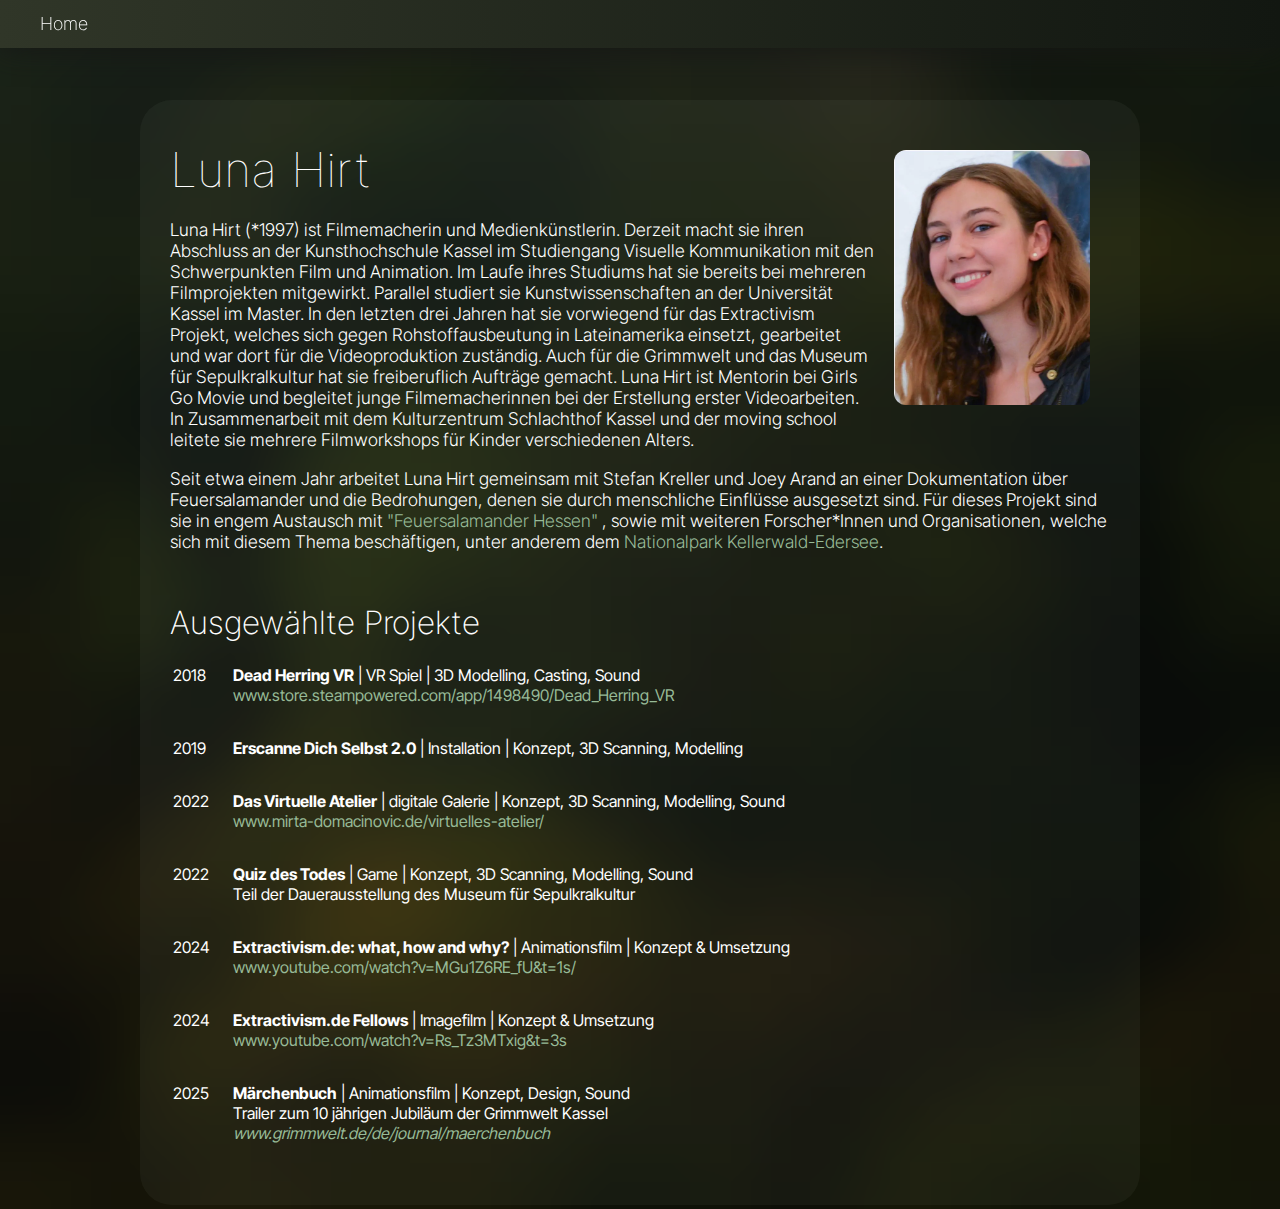
<file: luna_hirt.html>
<!doctype html>
<meta charset="utf8" />
<link rel="stylesheet" href="../style.css" />
<link rel="stylesheet" href="about.css" />
<html lang="de">
    <title>Luna Hirt</title>
    <link rel="icon" type="image/png" href="../content/fav.webp" />

    <div class="topbar">
        <a class="navbutton" href="../index.html">Home</a>
    </div>

    <body>
        <div class="content-bg">
            <img src="../content/bg.webp" class="bg" />
            <br />
            <br />
            <br />
            <div class="content">
                <div class="panel" id="vita">
                    <img src="../content/luna.webp" class="vita-img" />
                    <h2>Luna Hirt</h2>
                    <p>
                        Luna Hirt (*1997) ist Filmemacherin und
                        Medienkünstlerin. Derzeit macht sie ihren Abschluss an
                        der Kunsthochschule Kassel im Studiengang Visuelle
                        Kommunikation mit den Schwerpunkten Film und Animation.
                        Im Laufe ihres Studiums hat sie bereits bei mehreren
                        Filmprojekten mitgewirkt. Parallel studiert sie
                        Kunstwissenschaften an der Universität Kassel im Master.
                        In den letzten drei Jahren hat sie vorwiegend für das
                        Extractivism Projekt, welches sich gegen
                        Rohstoffausbeutung in Lateinamerika einsetzt, gearbeitet
                        und war dort für die Videoproduktion zuständig. Auch für
                        die Grimmwelt und das Museum für Sepulkralkultur hat sie
                        freiberuflich Aufträge gemacht. Luna Hirt ist Mentorin
                        bei Girls Go Movie und begleitet junge Filmemacherinnen
                        bei der Erstellung erster Videoarbeiten. In
                        Zusammenarbeit mit dem Kulturzentrum Schlachthof Kassel
                        und der moving school leitete sie mehrere Filmworkshops
                        für Kinder verschiedenen Alters.
                    </p>
                    <p>
                        Seit etwa einem Jahr arbeitet Luna Hirt gemeinsam mit
                        Stefan Kreller und Joey Arand an einer Dokumentation
                        über Feuersalamander und die Bedrohungen, denen sie
                        durch menschliche Einflüsse ausgesetzt sind. Für dieses
                        Projekt sind sie in engem Austausch mit
                        <a href="https://feuersalamander.info/"
                            >"Feuersalamander Hessen"</a
                        >
                        , sowie mit weiteren Forscher*Innen und Organisationen,
                        welche sich mit diesem Thema beschäftigen, unter anderem
                        dem
                        <a href="https://nationalpark-kellerwald-edersee.de/"
                            >Nationalpark Kellerwald-Edersee</a
                        >.
                    </p>
                    <br />
                    <h3>Ausgewählte Projekte</h3>
                    <br />
                    <table>
                        <tr>
                            <td class="table-year">2018</td>
                            <td>
                                <b>Dead Herring VR</b> | VR Spiel | 3D
                                Modelling, Casting, Sound<br />
                                <a
                                    href="www.store.steampowered.com/app/1498490/Dead_Herring_VR"
                                    >www.store.steampowered.com/app/1498490/Dead_Herring_VR</a
                                >
                            </td>
                        </tr>
                        <tr>
                            <td class="table-year">2019</td>
                            <td>
                                <b>Erscanne Dich Selbst 2.0</b> | Installation |
                                Konzept, 3D Scanning, Modelling
                            </td>
                        </tr>
                        <tr>
                            <td class="table-year">2022</td>
                            <td>
                                <b>Das Virtuelle Atelier</b> | digitale Galerie
                                | Konzept, 3D Scanning, Modelling, Sound<br />
                                <a
                                    href="https://www.mirta-domacinovic.de/virtuelles-atelier/"
                                    >www.mirta-domacinovic.de/virtuelles-atelier/</a
                                >
                            </td>
                        </tr>
                        <tr>
                            <td class="table-year">2022</td>
                            <td>
                                <b>Quiz des Todes</b> | Game | Konzept, 3D
                                Scanning, Modelling, Sound<br />
                                Teil der Dauerausstellung des Museum für
                                Sepulkralkultur
                            </td>
                        </tr>
                        <tr>
                            <td class="table-year">2024</td>
                            <td>
                                <b>Extractivism.de: what, how and why?</b> |
                                Animationsfilm | Konzept & Umsetzung<br />
                                <a
                                    href="https://www.youtube.com/watch?v=MGu1Z6RE_fU&t=1s"
                                    >www.youtube.com/watch?v=MGu1Z6RE_fU&t=1s/</a
                                >
                            </td>
                        </tr>
                        <tr>
                            <td class="table-year">2024</td>
                            <td>
                                <b>Extractivism.de Fellows</b> | Imagefilm |
                                Konzept & Umsetzung
                                <br />
                                <a
                                    href="https://www.youtube.com/watch?v=Rs_Tz3MTxig&t=3s"
                                    >www.youtube.com/watch?v=Rs_Tz3MTxig&t=3s</a
                                >
                            </td>
                        </tr>
                        <tr>
                            <td class="table-year">2025</td>
                            <td>
                                <b>Märchenbuch</b> | Animationsfilm | Konzept,
                                Design, Sound<br />
                                Trailer zum 10 jährigen Jubiläum der Grimmwelt
                                Kassel
                                <br />
                                <a
                                    href="https://www.grimmwelt.de/de/journal/maerchenbuch"
                                    ><i
                                        >www.grimmwelt.de/de/journal/maerchenbuch</i
                                    ></a
                                >
                            </td>
                        </tr>
                    </table>
                </div>
            </div>
        </div>
    </body>
</html>
</file>
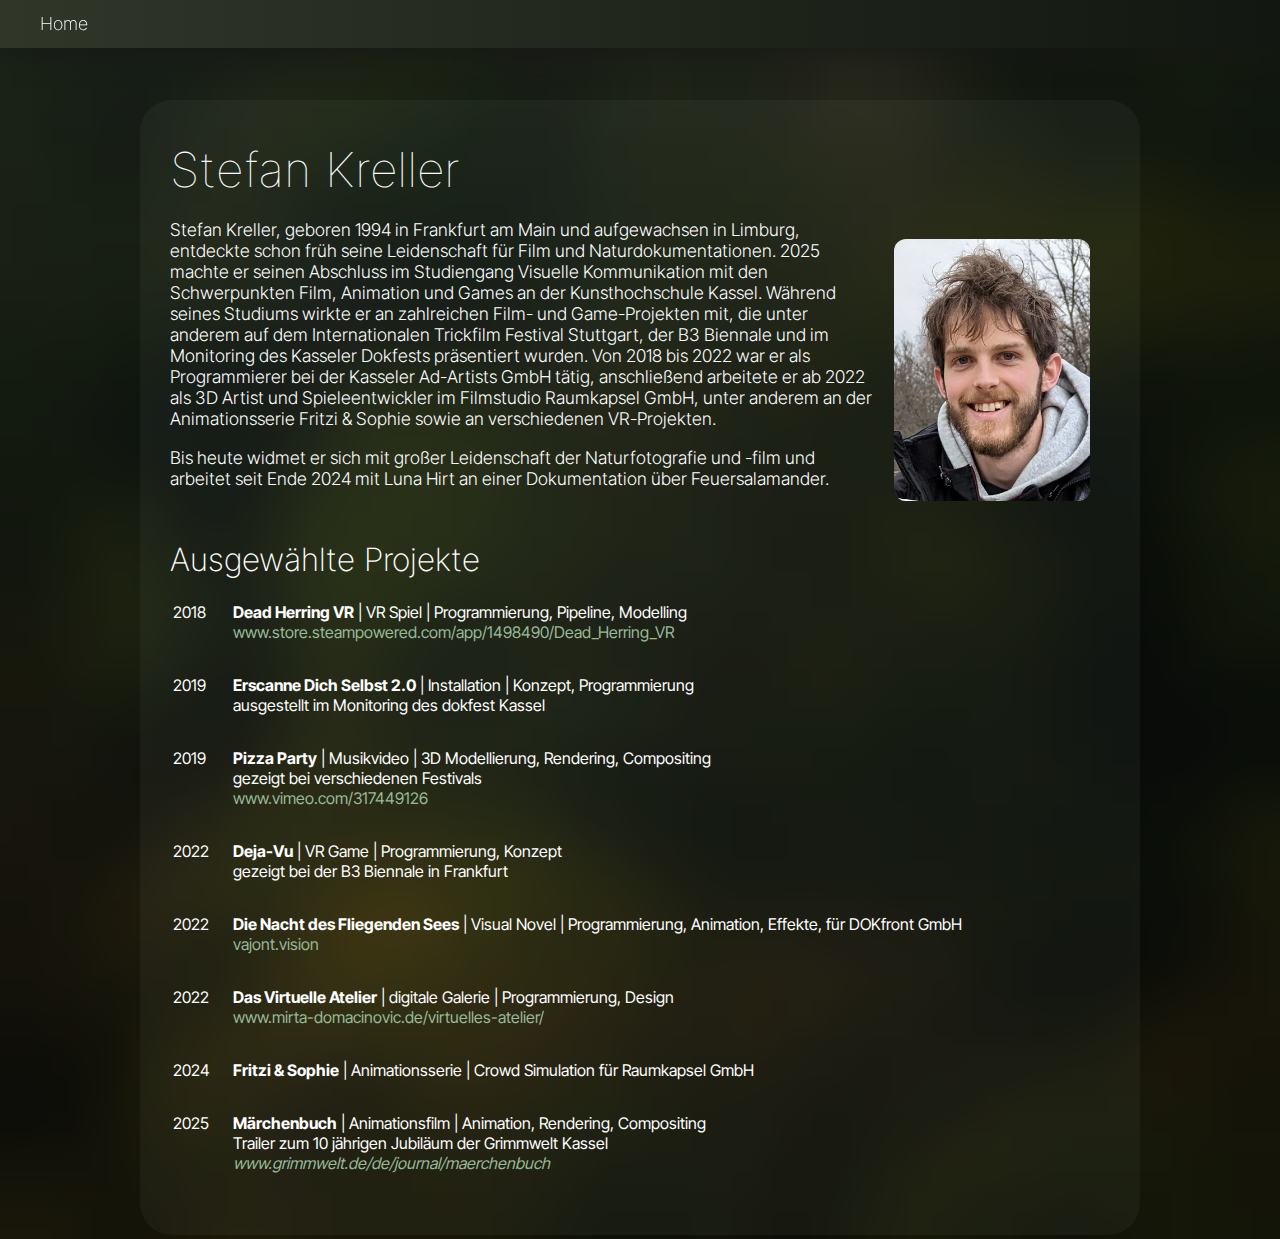
<file: stefan_kreller.html>
<!doctype html>
<meta charset="utf8" />
<link rel="stylesheet" href="../style.css" />
<link rel="stylesheet" href="about.css" />
<html lang="de">
    <title>Stefan Kreller</title>
    <link rel="icon" type="image/png" href="../content/fav.webp" />

    <div class="topbar">
        <a class="navbutton" href="../index.html">Home</a>
    </div>

    <body>
        <div class="content-bg">
            <img src="../content/bg.webp" class="bg" />
            <br />
            <br />
            <br />
            <div class="content">
                <div class="panel" id="vita">
                    <h2>Stefan Kreller</h2>
                    <img src="../content/stefan.webp" class="vita-img" />
                    <p>
                        Stefan Kreller, geboren 1994 in Frankfurt am Main und
                        aufgewachsen in Limburg, entdeckte schon früh seine
                        Leidenschaft für Film und Naturdokumentationen. 2025
                        machte er seinen Abschluss im Studiengang Visuelle
                        Kommunikation mit den Schwerpunkten Film, Animation und
                        Games an der Kunsthochschule Kassel. Während seines
                        Studiums wirkte er an zahlreichen Film- und
                        Game-Projekten mit, die unter anderem auf dem
                        Internationalen Trickfilm Festival Stuttgart, der B3
                        Biennale und im Monitoring des Kasseler Dokfests
                        präsentiert wurden. Von 2018 bis 2022 war er als
                        Programmierer bei der Kasseler Ad-Artists GmbH tätig,
                        anschließend arbeitete er ab 2022 als 3D Artist und
                        Spieleentwickler im Filmstudio Raumkapsel GmbH, unter
                        anderem an der Animationsserie Fritzi & Sophie sowie an
                        verschiedenen VR-Projekten.
                    </p>
                    <p>
                        Bis heute widmet er sich mit großer Leidenschaft der
                        Naturfotografie und -film und arbeitet seit Ende 2024
                        mit Luna Hirt an einer Dokumentation über
                        Feuersalamander.
                    </p>
                    <br />
                    <h3>Ausgewählte Projekte</h3>
                    <br />

                    <table>
                        <tr>
                            <td class="table-year">2018</td>
                            <td>
                                <b>Dead Herring VR</b> | VR Spiel |
                                Programmierung, Pipeline, Modelling<br />
                                <a
                                    href="www.store.steampowered.com/app/1498490/Dead_Herring_VR"
                                    >www.store.steampowered.com/app/1498490/Dead_Herring_VR</a
                                >
                            </td>
                        </tr>
                        <tr>
                            <td class="table-year">2019</td>
                            <td>
                                <b>Erscanne Dich Selbst 2.0</b> | Installation |
                                Konzept, Programmierung<br />
                                ausgestellt im Monitoring des dokfest Kassel
                            </td>
                        </tr>
                        <tr>
                            <td class="table-year">2019</td>
                            <td>
                                <b>Pizza Party</b> | Musikvideo | 3D
                                Modellierung, Rendering, Compositing<br />
                                gezeigt bei verschiedenen Festivals<br />
                                <a href="https://vimeo.com/317449126">
                                    www.vimeo.com/317449126
                                </a>
                            </td>
                        </tr>
                        <tr>
                            <td class="table-year">2022</td>
                            <td>
                                <b>Deja-Vu</b> | VR Game | Programmierung,
                                Konzept<br />gezeigt bei der B3 Biennale in
                                Frankfurt
                            </td>
                        </tr>
                        <tr>
                            <td class="table-year">2022</td>
                            <td>
                                <b>Die Nacht des Fliegenden Sees</b> | Visual
                                Novel | Programmierung, Animation, Effekte, für
                                DOKfront GmbH<br />
                                <a href="https://www.vajont.vision"
                                    >vajont.vision</a
                                >
                            </td>
                        </tr>
                        <tr>
                            <td class="table-year">2022</td>
                            <td>
                                <b>Das Virtuelle Atelier</b> | digitale Galerie
                                | Programmierung, Design<br />
                                <a
                                    href="https://www.mirta-domacinovic.de/virtuelles-atelier/"
                                    >www.mirta-domacinovic.de/virtuelles-atelier/</a
                                >
                            </td>
                        </tr>
                        <tr>
                            <td class="table-year">2024</td>
                            <td>
                                <b>Fritzi & Sophie</b> | Animationsserie | Crowd
                                Simulation für Raumkapsel GmbH<br />
                            </td>
                        </tr>
                        <tr>
                            <td class="table-year">2025</td>
                            <td>
                                <b>Märchenbuch</b> | Animationsfilm | Animation,
                                Rendering, Compositing<br />
                                Trailer zum 10 jährigen Jubiläum der Grimmwelt
                                Kassel
                                <br />
                                <a
                                    href="https://www.grimmwelt.de/de/journal/maerchenbuch"
                                    ><i
                                        >www.grimmwelt.de/de/journal/maerchenbuch</i
                                    ></a
                                >
                            </td>
                        </tr>
                    </table>
                </div>
            </div>
        </div>
    </body>
</html>
</file>
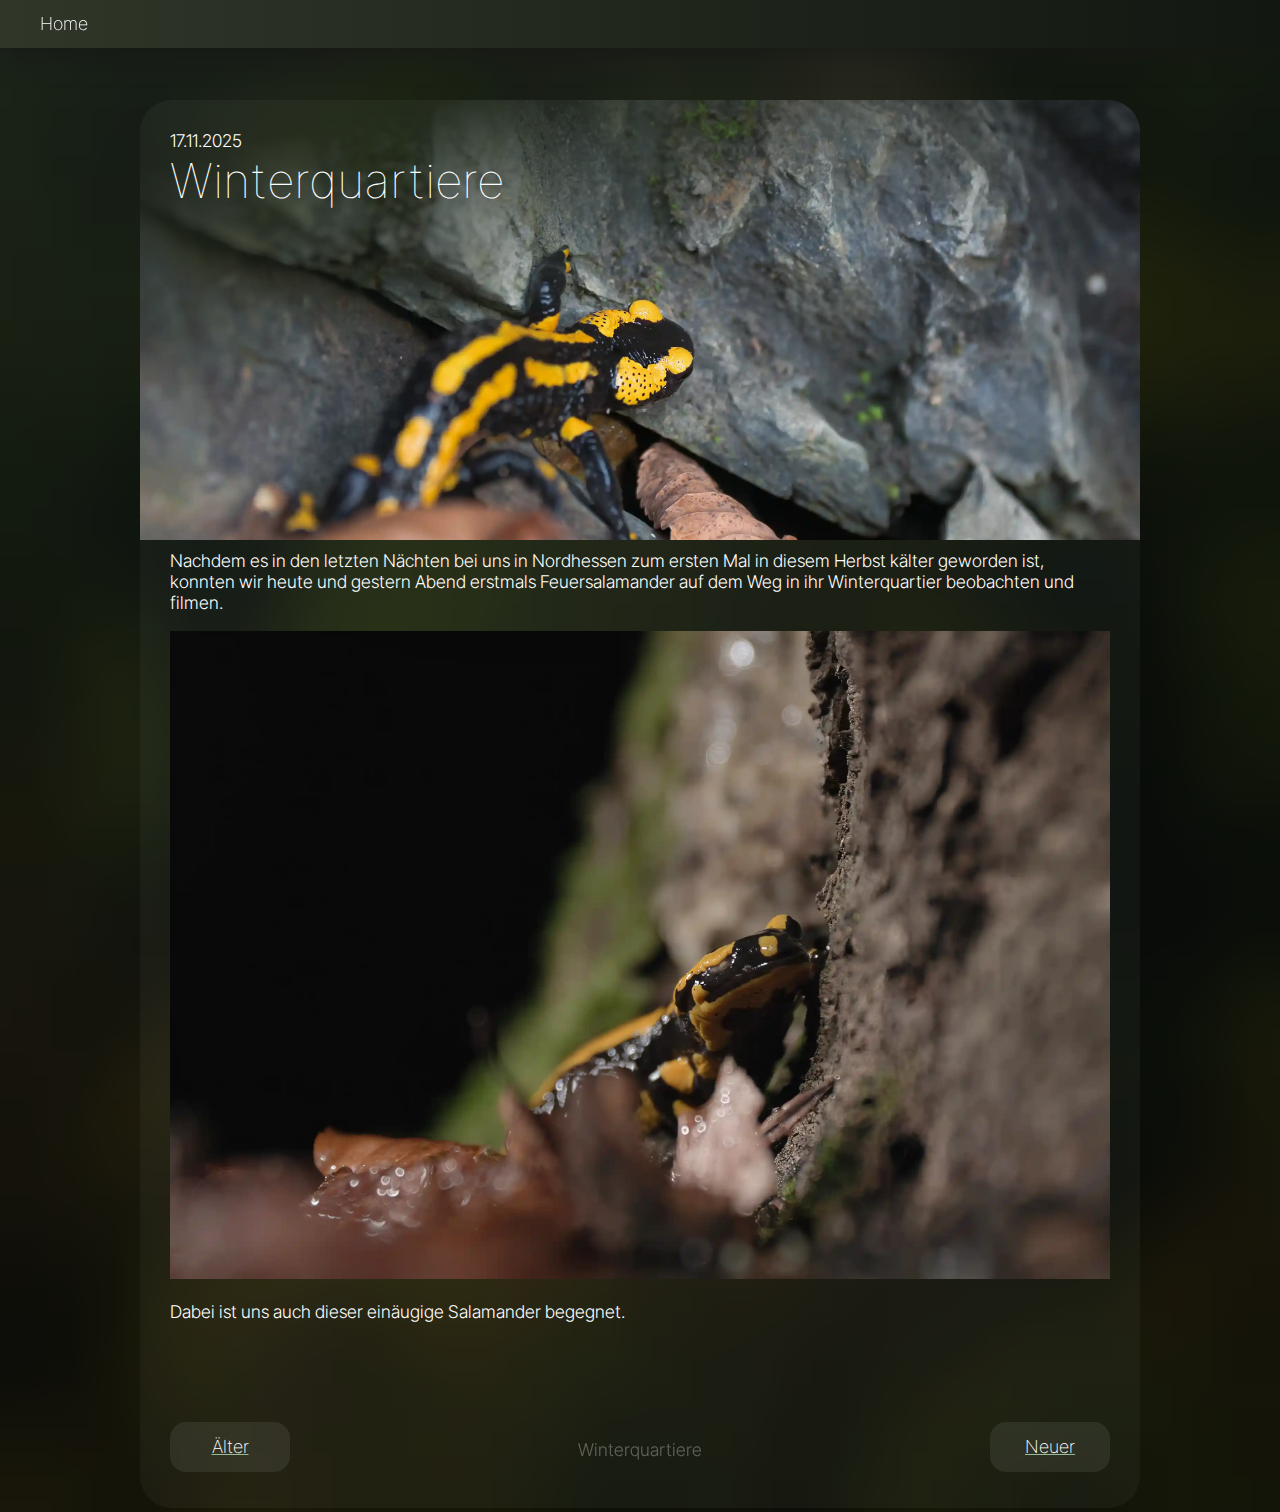
<file: blog/251117.html>
<!doctype html>
<meta charset="utf8" />
<link rel="stylesheet" href="../style.css" />
<link rel="stylesheet" href="blog.css" />

<script>
    // load content from somewhere, assign correct next & prev links
</script>

<html lang="de">
    <title id="blog.title">Winterquartiere</title>
    <link rel="icon" type="image/png" href="../content/fav.webp" />

    <div class="topbar">
        <a class="navbutton" href="../index.html">Home</a>
    </div>

    <body>
        <div class="content-bg">
            <img src="../content/bg.webp" class="bg" />
            <br />
            <br />
            <br />
            <div class="content">
                <div class="panel blog-entry panel-background">
                    <img
                        class="blog-entry-header"
                        id="blog.header"
                        src="content/251117/251117_winterquartier_header.webp"
                    />
                    <div class="blog-entry-title">
                        <p id="blog.date">17.11.2025</p>
                        <h1 id="blog.title">Winterquartiere</h1>
                    </div>
                    <div id="blog.content" class="blog-content">
                        <p>
                            Nachdem es in den letzten Nächten bei uns in
                            Nordhessen zum ersten Mal in diesem Herbst kälter
                            geworden ist, konnten wir heute und gestern Abend
                            erstmals Feuersalamander auf dem Weg in ihr
                            Winterquartier beobachten und filmen.
                        </p>
                        <img
                            src="content/251117/251117_winterquartier_2.webp"
                        />
                        <p>
                            Dabei ist uns auch dieser einäugige Salamander
                            begegnet.
                        </p>
                    </div>
                    <div class="blog-navigation">
                        <a href="../index.html"
                            ><div class="blog-navigation-button">Älter</div></a
                        >
                        <p id="blog.title" style="opacity: 0.3">
                            Winterquartiere
                        </p>
                        <a href="../index.html"
                            ><div class="blog-navigation-button">Neuer</div></a
                        >
                    </div>
                </div>
            </div>
        </div>
    </body>
</html>
</file>
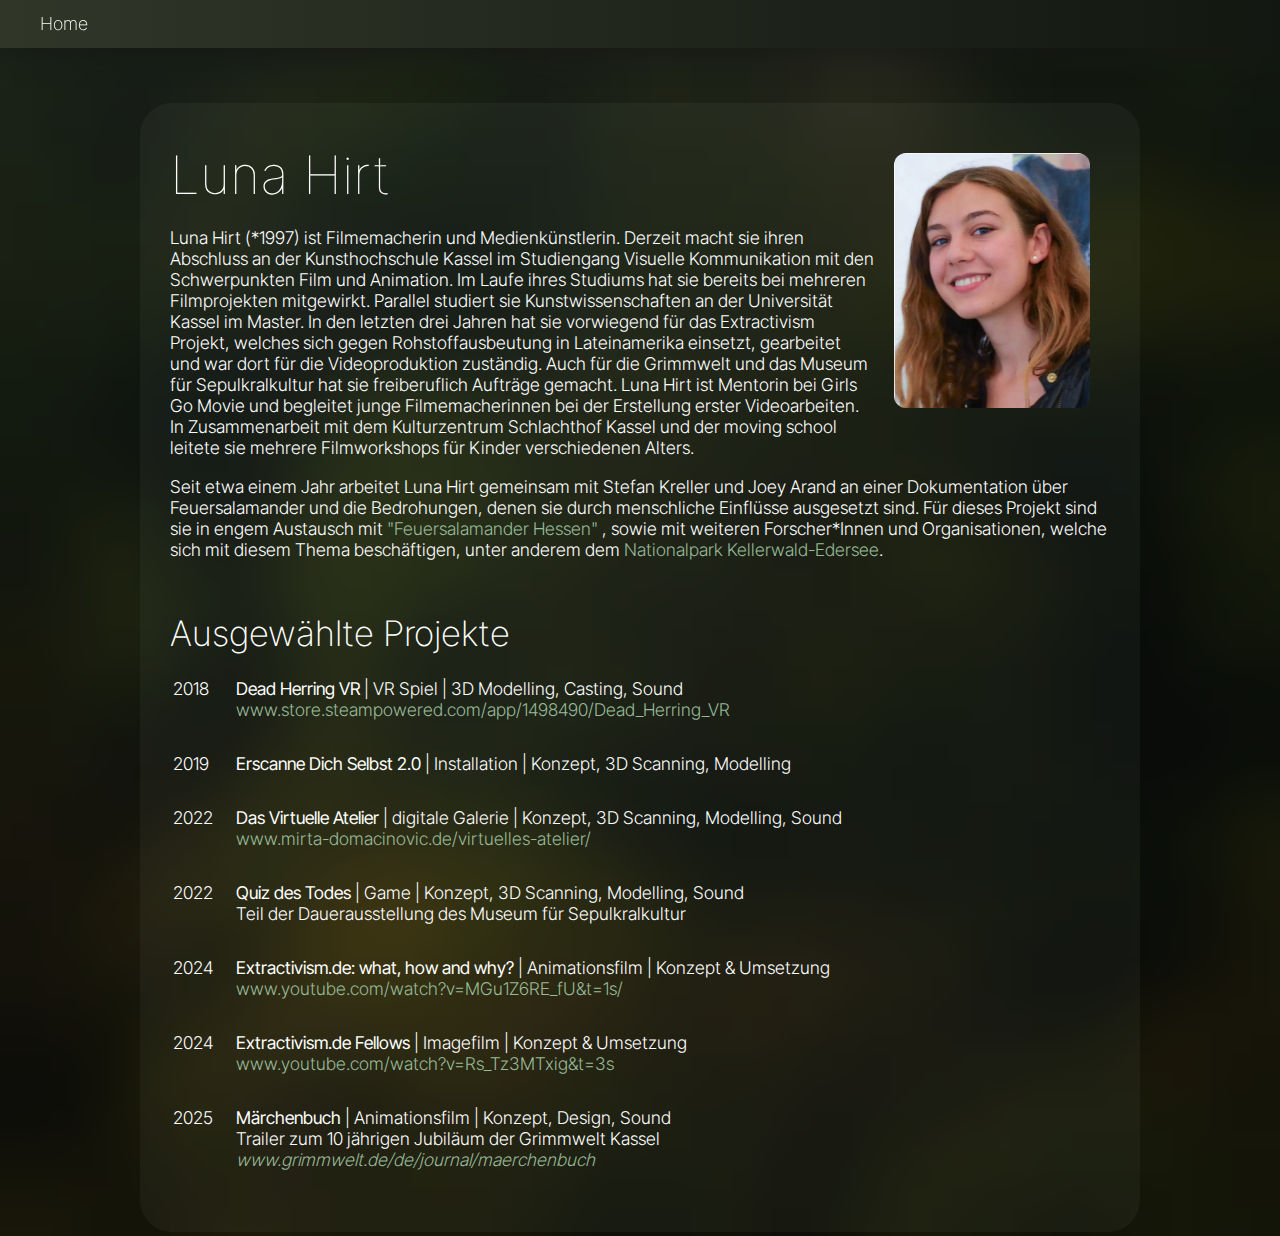
<file: workfiles/luna_hirt.html>
<!doctype html>
<meta charset="utf8" />
<link rel="stylesheet" href="style.css" />
<link rel="stylesheet" href="about.css" />
<html lang="de">
    <title>Luna Hirt</title>
    <link rel="icon" type="image/png" href="content/fav.webp" />
    <meta name="viewport" content="width=device-width, initial-scale=1.0">

    <div class="topbar">
        <a class="navbutton" href="index.html">Home</a>
    </div>

    <body>
        <div class="content-bg">
            <img src="content/bg.webp" class="bg" />
            <br />
            <br />
            <br />
            <div class="content">
                <div class="panel" id="vita">
                    <img src="content/luna.webp" class="vita-img" />
                    <h2>Luna Hirt</h2>
                    <p>
                        Luna Hirt (*1997) ist Filmemacherin und
                        Medienkünstlerin. Derzeit macht sie ihren Abschluss an
                        der Kunsthochschule Kassel im Studiengang Visuelle
                        Kommunikation mit den Schwerpunkten Film und Animation.
                        Im Laufe ihres Studiums hat sie bereits bei mehreren
                        Filmprojekten mitgewirkt. Parallel studiert sie
                        Kunstwissenschaften an der Universität Kassel im Master.
                        In den letzten drei Jahren hat sie vorwiegend für das
                        Extractivism Projekt, welches sich gegen
                        Rohstoffausbeutung in Lateinamerika einsetzt, gearbeitet
                        und war dort für die Videoproduktion zuständig. Auch für
                        die Grimmwelt und das Museum für Sepulkralkultur hat sie
                        freiberuflich Aufträge gemacht. Luna Hirt ist Mentorin
                        bei Girls Go Movie und begleitet junge Filmemacherinnen
                        bei der Erstellung erster Videoarbeiten. In
                        Zusammenarbeit mit dem Kulturzentrum Schlachthof Kassel
                        und der moving school leitete sie mehrere Filmworkshops
                        für Kinder verschiedenen Alters.
                    </p>
                    <p>
                        Seit etwa einem Jahr arbeitet Luna Hirt gemeinsam mit
                        Stefan Kreller und Joey Arand an einer Dokumentation
                        über Feuersalamander und die Bedrohungen, denen sie
                        durch menschliche Einflüsse ausgesetzt sind. Für dieses
                        Projekt sind sie in engem Austausch mit
                        <a href="https://feuersalamander.info/"
                            >"Feuersalamander Hessen"</a
                        >
                        , sowie mit weiteren Forscher*Innen und Organisationen,
                        welche sich mit diesem Thema beschäftigen, unter anderem
                        dem
                        <a href="https://nationalpark-kellerwald-edersee.de/"
                            >Nationalpark Kellerwald-Edersee</a
                        >.
                    </p>
                    <br />
                    <h3>Ausgewählte Projekte</h3>
                    <br />
                    <table>
                        <tr>
                            <td class="table-year">2018</td>
                            <td>
                                <b>Dead Herring VR</b> | VR Spiel | 3D
                                Modelling, Casting, Sound<br />
                                <a
                                    href="www.store.steampowered.com/app/1498490/Dead_Herring_VR"
                                    >www.store.steampowered.com/app/1498490/Dead_Herring_VR</a
                                >
                            </td>
                        </tr>
                        <tr>
                            <td class="table-year">2019</td>
                            <td>
                                <b>Erscanne Dich Selbst 2.0</b> | Installation |
                                Konzept, 3D Scanning, Modelling
                            </td>
                        </tr>
                        <tr>
                            <td class="table-year">2022</td>
                            <td>
                                <b>Das Virtuelle Atelier</b> | digitale Galerie
                                | Konzept, 3D Scanning, Modelling, Sound<br />
                                <a
                                    href="https://www.mirta-domacinovic.de/virtuelles-atelier/"
                                    >www.mirta-domacinovic.de/virtuelles-atelier/</a
                                >
                            </td>
                        </tr>
                        <tr>
                            <td class="table-year">2022</td>
                            <td>
                                <b>Quiz des Todes</b> | Game | Konzept, 3D
                                Scanning, Modelling, Sound<br />
                                Teil der Dauerausstellung des Museum für
                                Sepulkralkultur
                            </td>
                        </tr>
                        <tr>
                            <td class="table-year">2024</td>
                            <td>
                                <b>Extractivism.de: what, how and why?</b> |
                                Animationsfilm | Konzept & Umsetzung<br />
                                <a
                                    href="https://www.youtube.com/watch?v=MGu1Z6RE_fU&t=1s"
                                    >www.youtube.com/watch?v=MGu1Z6RE_fU&t=1s/</a
                                >
                            </td>
                        </tr>
                        <tr>
                            <td class="table-year">2024</td>
                            <td>
                                <b>Extractivism.de Fellows</b> | Imagefilm |
                                Konzept & Umsetzung
                                <br />
                                <a
                                    href="https://www.youtube.com/watch?v=Rs_Tz3MTxig&t=3s"
                                    >www.youtube.com/watch?v=Rs_Tz3MTxig&t=3s</a
                                >
                            </td>
                        </tr>
                        <tr>
                            <td class="table-year">2025</td>
                            <td>
                                <b>Märchenbuch</b> | Animationsfilm | Konzept,
                                Design, Sound<br />
                                Trailer zum 10 jährigen Jubiläum der Grimmwelt
                                Kassel
                                <br />
                                <a
                                    href="https://www.grimmwelt.de/de/journal/maerchenbuch"
                                    ><i
                                        >www.grimmwelt.de/de/journal/maerchenbuch</i
                                    ></a
                                >
                            </td>
                        </tr>
                    </table>
                </div>
            </div>
        </div>
    </body>
</html>
</file>
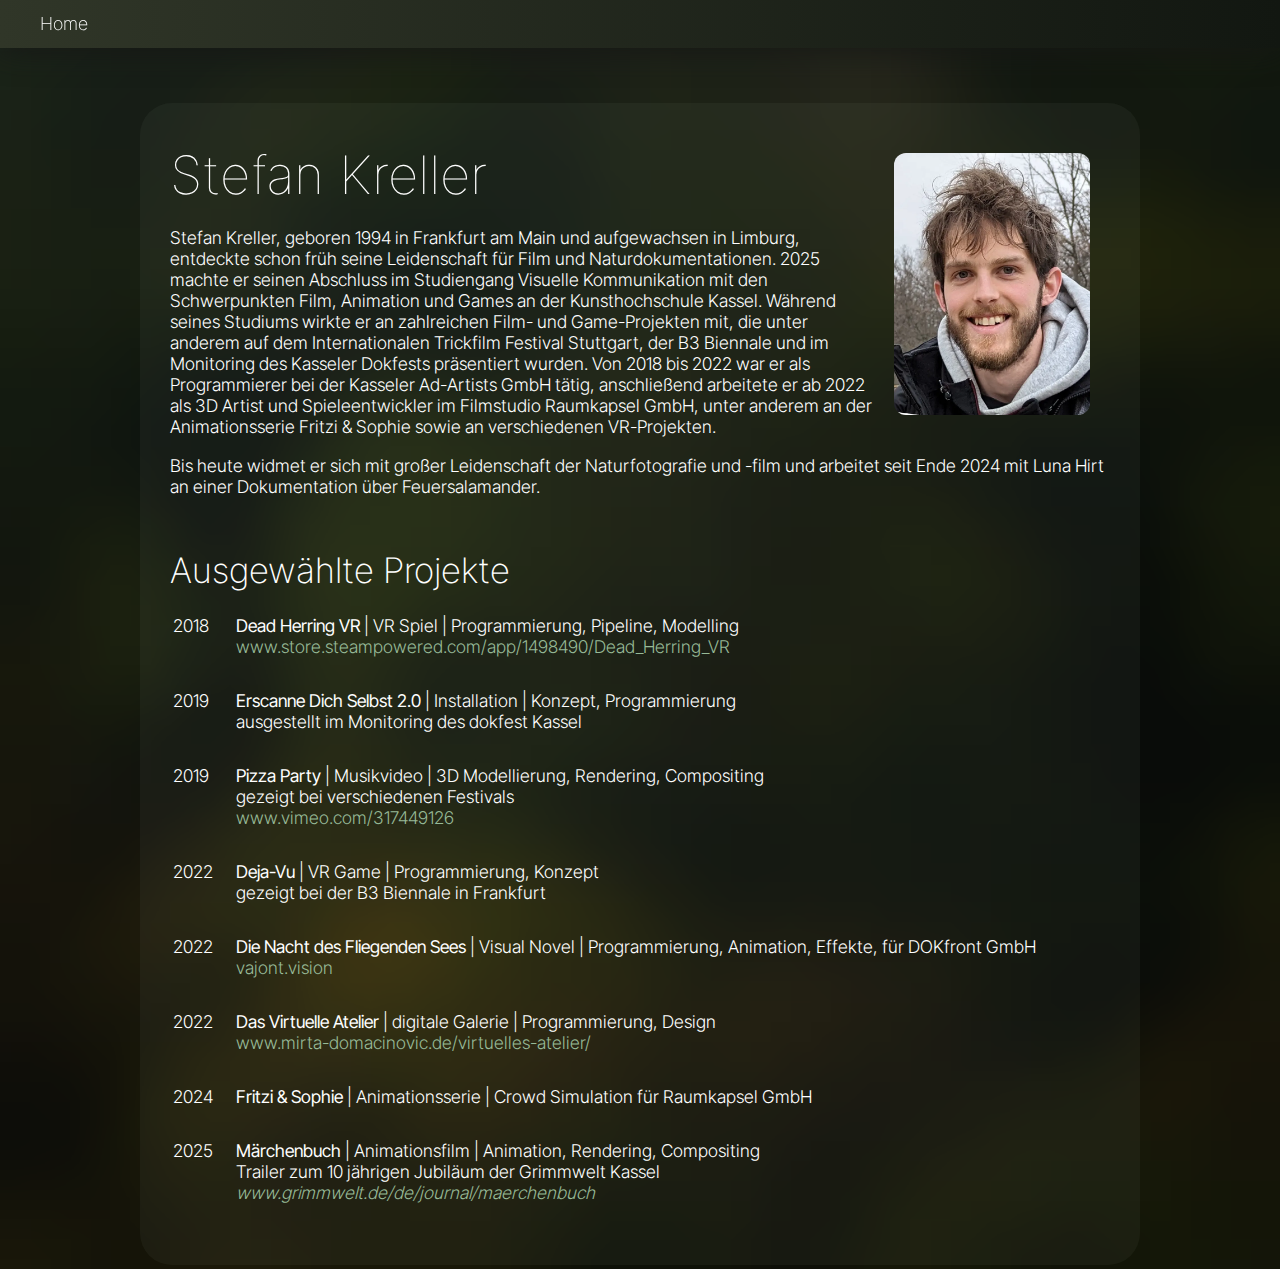
<file: workfiles/stefan_kreller.html>
<!doctype html>
<meta charset="utf8" />
<link rel="stylesheet" href="style.css" />
<link rel="stylesheet" href="about.css" />
<html lang="de">
    <title>Stefan Kreller</title>
    <link rel="icon" type="image/png" href="content/fav.webp" />

    <div class="topbar">
        <a class="navbutton" href="index.html">Home</a>
    </div>

    <body>
        <div class="content-bg">
            <img src="content/bg.webp" class="bg" />
            <br />
            <br />
            <br />
            <div class="content">
                <div class="panel" id="vita">
                    <img src="content/stefan.webp" class="vita-img" />
                    <h2>Stefan Kreller</h2>
                    <p>
                        Stefan Kreller, geboren 1994 in Frankfurt am Main und
                        aufgewachsen in Limburg, entdeckte schon früh seine
                        Leidenschaft für Film und Naturdokumentationen. 2025
                        machte er seinen Abschluss im Studiengang Visuelle
                        Kommunikation mit den Schwerpunkten Film, Animation und
                        Games an der Kunsthochschule Kassel. Während seines
                        Studiums wirkte er an zahlreichen Film- und
                        Game-Projekten mit, die unter anderem auf dem
                        Internationalen Trickfilm Festival Stuttgart, der B3
                        Biennale und im Monitoring des Kasseler Dokfests
                        präsentiert wurden. Von 2018 bis 2022 war er als
                        Programmierer bei der Kasseler Ad-Artists GmbH tätig,
                        anschließend arbeitete er ab 2022 als 3D Artist und
                        Spieleentwickler im Filmstudio Raumkapsel GmbH, unter
                        anderem an der Animationsserie Fritzi & Sophie sowie an
                        verschiedenen VR-Projekten.
                    </p>
                    <p>
                        Bis heute widmet er sich mit großer Leidenschaft der
                        Naturfotografie und -film und arbeitet seit Ende 2024
                        mit Luna Hirt an einer Dokumentation über
                        Feuersalamander.
                    </p>
                    <br />
                    <h3>Ausgewählte Projekte</h3>
                    <br />

                    <table>
                        <tr>
                            <td class="table-year">2018</td>
                            <td>
                                <b>Dead Herring VR</b> | VR Spiel |
                                Programmierung, Pipeline, Modelling<br />
                                <a
                                    href="www.store.steampowered.com/app/1498490/Dead_Herring_VR"
                                    >www.store.steampowered.com/app/1498490/Dead_Herring_VR</a
                                >
                            </td>
                        </tr>
                        <tr>
                            <td class="table-year">2019</td>
                            <td>
                                <b>Erscanne Dich Selbst 2.0</b> | Installation |
                                Konzept, Programmierung<br />
                                ausgestellt im Monitoring des dokfest Kassel
                            </td>
                        </tr>
                        <tr>
                            <td class="table-year">2019</td>
                            <td>
                                <b>Pizza Party</b> | Musikvideo | 3D
                                Modellierung, Rendering, Compositing<br />
                                gezeigt bei verschiedenen Festivals<br />
                                <a href="https://vimeo.com/317449126">
                                    www.vimeo.com/317449126
                                </a>
                            </td>
                        </tr>
                        <tr>
                            <td class="table-year">2022</td>
                            <td>
                                <b>Deja-Vu</b> | VR Game | Programmierung,
                                Konzept<br />gezeigt bei der B3 Biennale in
                                Frankfurt
                            </td>
                        </tr>
                        <tr>
                            <td class="table-year">2022</td>
                            <td>
                                <b>Die Nacht des Fliegenden Sees</b> | Visual
                                Novel | Programmierung, Animation, Effekte, für
                                DOKfront GmbH<br />
                                <a href="https://www.vajont.vision"
                                    >vajont.vision</a
                                >
                            </td>
                        </tr>
                        <tr>
                            <td class="table-year">2022</td>
                            <td>
                                <b>Das Virtuelle Atelier</b> | digitale Galerie
                                | Programmierung, Design<br />
                                <a
                                    href="https://www.mirta-domacinovic.de/virtuelles-atelier/"
                                    >www.mirta-domacinovic.de/virtuelles-atelier/</a
                                >
                            </td>
                        </tr>
                        <tr>
                            <td class="table-year">2024</td>
                            <td>
                                <b>Fritzi & Sophie</b> | Animationsserie | Crowd
                                Simulation für Raumkapsel GmbH<br />
                            </td>
                        </tr>
                        <tr>
                            <td class="table-year">2025</td>
                            <td>
                                <b>Märchenbuch</b> | Animationsfilm | Animation,
                                Rendering, Compositing<br />
                                Trailer zum 10 jährigen Jubiläum der Grimmwelt
                                Kassel
                                <br />
                                <a
                                    href="https://www.grimmwelt.de/de/journal/maerchenbuch"
                                    ><i
                                        >www.grimmwelt.de/de/journal/maerchenbuch</i
                                    ></a
                                >
                            </td>
                        </tr>
                    </table>
                </div>
            </div>
        </div>
    </body>
</html>
</file>
<file: style.css>
@font-face {
    font-family: InterTight;
    src: url(content/InterTight-VariableFont_wght.ttf);
}

html {
    scroll-behavior: smooth;
    font-family: InterTight, Tahoma, sans-serif;

    background-color: black;
    color: white;
}

h2 {
    margin-top: 10px;
    margin-bottom: -10px;
    font-size: 3rem;
    font-weight: lighter;
}

h3 {
    font-size: 2rem;
    font-weight: 200;
    margin-top: 10pt;
    margin-bottom: 0pt;
}

p {
    font-size: 1.1rem;
    font-weight: 300;
}

a {
    color: rgb(151, 186, 151);
    transition: 0.1s;
}

a:hover {
    color: rgb(191, 226, 191);
}

a:visited {
    color: rgb(91, 116, 101);
}

body {
    margin: 0;
}

.panel-background {
    background-color: rgba(200, 210, 200, 0.05);
    transition: 0.5s;
}

.panel-background:hover {
    background-color: rgba(200, 210, 200, 0.1);
}

.landing {
    position: sticky;
    top: 0;
    margin-bottom: -30px;
}

.topbar {
    z-index: 10;
    position: sticky;
    top: 0;

    width: 100%;
    height: 48px;

    margin-bottom: -48px;

    overflow: hidden;
    background-image: linear-gradient(to right, #303628 0%, #121711 100%);

    box-shadow: #161715 0px 1px 32px;
}

.navbutton {
    margin-left: 40px;
    font-size: large;
    font-weight: 200;
    line-height: 48px;
    text-decoration: none;
    color: white;

    transition: 0.2s;
}

.navbutton:hover {
    opacity: 1;
}

.landing-bg {
    width: 100%;
    min-height: 480pt;
    object-fit: cover;
}

.landing-text {
    font-size: xx-large;
    position: absolute;
    width: 100%;
    align-self: center;
    text-align: center;
}

.content-bg {
    position: relative;
}

.bg {
    position: absolute;
    width: 100%;
    height: 100%;
}

.content {
    width: calc(100% - 20px);
    max-width: 1000px;
    min-width: 150px;
    margin-left: auto;
    margin-right: auto;
}

.panel {
    box-sizing: border-box;
    display: inline-block; /* take over size form childen */
    overflow: hidden;

    padding: 30px;

    scroll-margin-top: 100px;

    z-index: 1;

    position: relative; /* important! establishes a positioning context */

    margin-top: 30pt;

    border-radius: 32px;
    background-color: rgba(200, 210, 200, 0.05);

    transition: 0.5s;
}

.panel:hover {
    background-color: rgba(200, 210, 200, 0.1);
}

.panel-bg-img {
    z-index: -1;

    -webkit-mask-image: linear-gradient(to right, transparent 10%, black 75%);
    mask-image: linear-gradient(to right, transparent 10%, black 75%);
    border-radius: inherit;
    position: absolute;

    top: -0px;
    right: 0px;
    width: 100%;
    height: 100%;

    object-fit: cover;
    object-position: right;
}

.imagegrid {
    display: flex;
    box-sizing: border-box;
    flex-wrap: wrap;
    gap: 4px;

    border-radius: 16px;

    width: 100%;

    overflow: hidden;
}

.imagegrid-image {
    height: 220px;
    flex: 1 1 auto;
    overflow: hidden;
}

.imagegrid-image img {
    width: 100%;
    height: 100%;
    object-fit: cover;
    transition: 0.5s;
}

.imagegrid-image img:hover {
    scale: 1.01;
}

.project-container {
    margin-top: 20pt;
    display: flex;
    flex-wrap: wrap; /* allows items to wrap onto new lines */
    justify-content: space-between; /* spread items to edges */
    gap: 20px; /* minimum spacing between items */
}

.project {
    flex: 1 0 300px;
    height: 310px;

    box-sizing: border-box;
    padding: 20px;

    text-align: center;
    background-color: rgba(200, 210, 200, 0.05);
    border-radius: 16px;
    position: relative;

    transition: 0.3s;
}

.project:hover {
    background-color: rgba(200, 210, 200, 0.15);
    padding: 17px;
}

.project img {
    width: 100%;
    height: 70%;
    border-radius: 8px;
    object-fit: cover;
}

.project h3 {
    font-weight: 300;
    font-size: 1.2rem;
    margin-bottom: 0;
    margin-top: 4px;
}

.project p {
    width: 90%;
    margin-top: 0pt;
    font-size: smaller;
    opacity: 0.66;
}

.project-link {
    position: absolute;
    width: 100%;
    height: 100%;
    top: 0;
    left: 0;
}

.about-button {
    display: inline-block;
    width: 160px;

    margin-top: 20px;
    padding: 25px;

    background-color: rgba(200, 210, 200, 0.05);
    border-radius: 16px;

    border: none;
    color: white;
    text-decoration: none;
    text-align: center;

    font-size: 1.5rem;

    transition: 0.4s;
}

.about-button:hover {
    font-weight: 300;
    padding-right: 45px;
    background-color: rgba(200, 210, 200, 0.15);
}
</file>
<file: about.css>
.vita-img {
    margin: 20px;
    width: 196px;
    float: right;
    border-radius: 12px;
}

a {
    text-decoration: none;
}

h2 {
    margin-bottom: 20px;
}

td {
    padding-bottom: 30px;
    top: 0pt;
}

.table-year {
    padding-right: 20px;
    top: 0px;
    text-align: left;
    vertical-align: top;
}
</file>
<file: blog/blog.css>
.blog-entry {
    img {
        width: 100%;
    }
}

.blog-entry-header {
    z-index: -1;

    position: absolute;
    left: 0;
    top: 0;

    height: 440px;
    width: 100%;
    object-fit: cover;

    mask-image: linear-gradient(166deg, transparent 10%, black 45%);

    box-shadow: #161715 0px 16px 128px;
}

.blog-entry-title {
    p {
        /* the date */
        margin: 0;
    }

    h1 {
        /* actual headline */
        margin-top: 0;
        font-size: xxx-large;
        font-weight: 100;
    }
}

.blog-content {
    margin-top: 340px; /* offset below header image */
}

.blog-navigation {
    margin-top: 100px;
    display: flex;
    justify-content: space-between;
    width: 100%;
}

.blog-navigation-button {
    width: 120px;
    height: 50px;
    line-height: 50px;

    border: none;
    background-color: rgba(200, 210, 200, 0.1);

    color: white;

    text-decoration: none;
    text-align: center;

    font-size: large;
    font-family: inherit;
    font-weight: 200;

    border-radius: 16px;

    transition: 0.3s;
}

.blog-navigation-button:hover {
    background-color: rgba(200, 210, 200, 0.2);
}

.blog-navigation-button:active {
    background-color: rgba(200, 210, 200, 0.5);
}
</file>
<file: workfiles/style.css>
@font-face {
    font-family: InterTight;
    src: url(content/InterTight-VariableFont_wght.ttf);
}

html {
    scroll-behavior: smooth;
    font-family: InterTight, Tahoma, sans-serif;

    background-color: rgb(32,44,38);
    color: white;

    font-size: 1.1rem;
    font-weight: 300;
}

@media (max-width: 768px) {
  html {
    font-size: 0.9rem; /* Slightly larger font on smaller screens */
  }
}

h2 {
    margin-top: 10px;
    margin-bottom: -10px;
    font-size: 3rem;
    font-weight: lighter;
}

h3 {
    font-size: 2rem;
    font-weight: 200;
    margin-top: 10pt;
    margin-bottom: 0pt;
}

h4 {
    font-size: 1.3rem;
    font-weight: 200;
    margin-top: 26pt;
    margin-bottom: 8pt;
}

a {
    color: rgb(151, 186, 151);
    transition: 0.1s;
}

a:hover {
    color: rgb(191, 226, 191);
}

a:visited {
    color: rgb(191, 226, 191);
}

body {
    margin: 0;
}

.panel-background {
    background-color: rgba(200, 210, 200, 0.05);
    transition: 0.5s;
}

.panel-background:hover {
    background-color: rgba(200, 210, 200, 0.08);
}

.panel-inner-border {
    border-radius: 24px;
}

.topbar {
    z-index: 10;
    position: sticky;
    top: 0;

    width: 100%;
    height: 48px;

    margin-bottom: -48px;

    overflow: hidden;
    background-image: linear-gradient(to right, #303628 0%, #121711 100%);

    box-shadow: #161715 0px 1px 32px;
}

.navbutton {
    margin-left: 40px;
    font-size: large;
    font-weight: 200;
    line-height: 48px;
    text-decoration: none;
    color: white;

    transition: 0.2s;
}

.navbutton:hover {
    opacity: 1;
}

.landing {
    position: sticky;
    top: 0;
    margin-bottom: -30px;

    .landing-bg {
        width: 100%;
        min-height: 480pt;
        object-fit: cover;
    }

    .landing-text {
        /* align landing text centered on video */
        display: flex;
        flex-direction: column;
        justify-content: center;

        position: absolute;
        width: calc(100% - 24px);
        left: 12px;

        height: 100%;

        p {
            margin: 0;
            font-weight: 200;
            font-size: 2rem;
            text-align: center;
        }
    }
}

.content-bg {
    position: relative;
}

.bg {
    position: absolute;
    width: 100%;
    height: 100%;
}

.content {
    width: calc(100% - 20px);
    max-width: 1000px;
    margin-left: auto;
    margin-right: auto;
}

.panel {
    box-sizing: border-box;
    display: inline-block; /* take over size form childen */
    overflow: hidden;

    padding: 30px;

    scroll-margin-top: 100px;

    z-index: 1;

    position: relative; /* important! establishes a positioning context */

    margin-top: 30pt;

    border-radius: 32px;
    background-color: rgba(200, 210, 200, 0.05);

    transition: 0.5s;
}

@media (max-width: 768px) {
  .panel {
      padding: 10px;
  }
}

.panel:hover {
    background-color: rgba(200, 210, 200, 0.1);
}

.panel-bg-img {
    z-index: -1;

    -webkit-mask-image: linear-gradient(to right, transparent 10%, black 75%);
    mask-image: linear-gradient(to right, transparent 10%, black 75%);
    border-radius: inherit;
    position: absolute;

    top: -0px;
    right: 0px;
    width: 100%;
    height: 100%;

    object-fit: cover;
    object-position: right;
}

.imagegrid {
    display: flex;
    box-sizing: border-box;
    flex-wrap: wrap;
    gap: 4px;

    width: 100%;

    overflow: hidden;
}

.imagegrid-image {
    border-radius: 2px;
    height: 280px;
    flex: 1 1 auto;
    overflow: hidden;
}

@media (max-width: 768px) {
    .imagegrid-image {
        height: 180px;
    }
}

.imagegrid-image img {
    width: 100%;
    height: 100%;
    object-fit: cover;
    transition: 0.5s;
}

.imagegrid-image img:hover {
    scale: 1.01;
}

.project-container {
    margin-top: 20pt;
    display: flex;
    flex-wrap: wrap; /* allows items to wrap onto new lines */
    justify-content: space-between; /* spread items to edges */
    gap: 20px; /* minimum spacing between items */
}

.project {
    flex: 1 0 300px;
    height: 310px;

    box-sizing: border-box;
    padding: 20px;

    text-align: center;
    background-color: rgba(200, 210, 200, 0.05);
    border-radius: 16px;
    position: relative;

    transition: 0.3s;
}

.project:hover {
    background-color: rgba(200, 210, 200, 0.15);
    padding: 17px;
}

.project img {
    width: 100%;
    height: 70%;
    border-radius: 8px;
    object-fit: cover;
}

.project h3 {
    font-weight: 300;
    font-size: 1.2rem;
    margin-bottom: 0;
    margin-top: 4px;
}

.project p {
    width: 90%;
    margin-top: 0pt;
    font-size: smaller;
    opacity: 0.66;
}

.project-link {
    position: absolute;
    width: 100%;
    height: 100%;
    top: 0;
    left: 0;
}

.about-button {
    display: inline-block;
    width: 160px;

    margin-top: 20px;
    padding: 25px;

    background-color: rgba(200, 210, 200, 0.05);
    border-radius: 16px;

    border: none;
    color: white;
    text-decoration: none;
    text-align: center;

    font-size: 1.5rem;

    transition: 0.4s;
}

.about-button:hover {
    font-weight: 300;
    padding-right: 45px;
    background-color: rgba(200, 210, 200, 0.15);
}
</file>
<file: workfiles/about.css>
.vita-img {
    margin: 20px;
    width: 196px;
    float: right;
    border-radius: 12px;
}

a {
    text-decoration: none;
}

h2 {
    margin-bottom: 20px;
}

td {
    padding-bottom: 30px;
    top: 0pt;
}

.table-year {
    padding-right: 20px;
    top: 0px;
    text-align: left;
    vertical-align: top;
}
</file>
